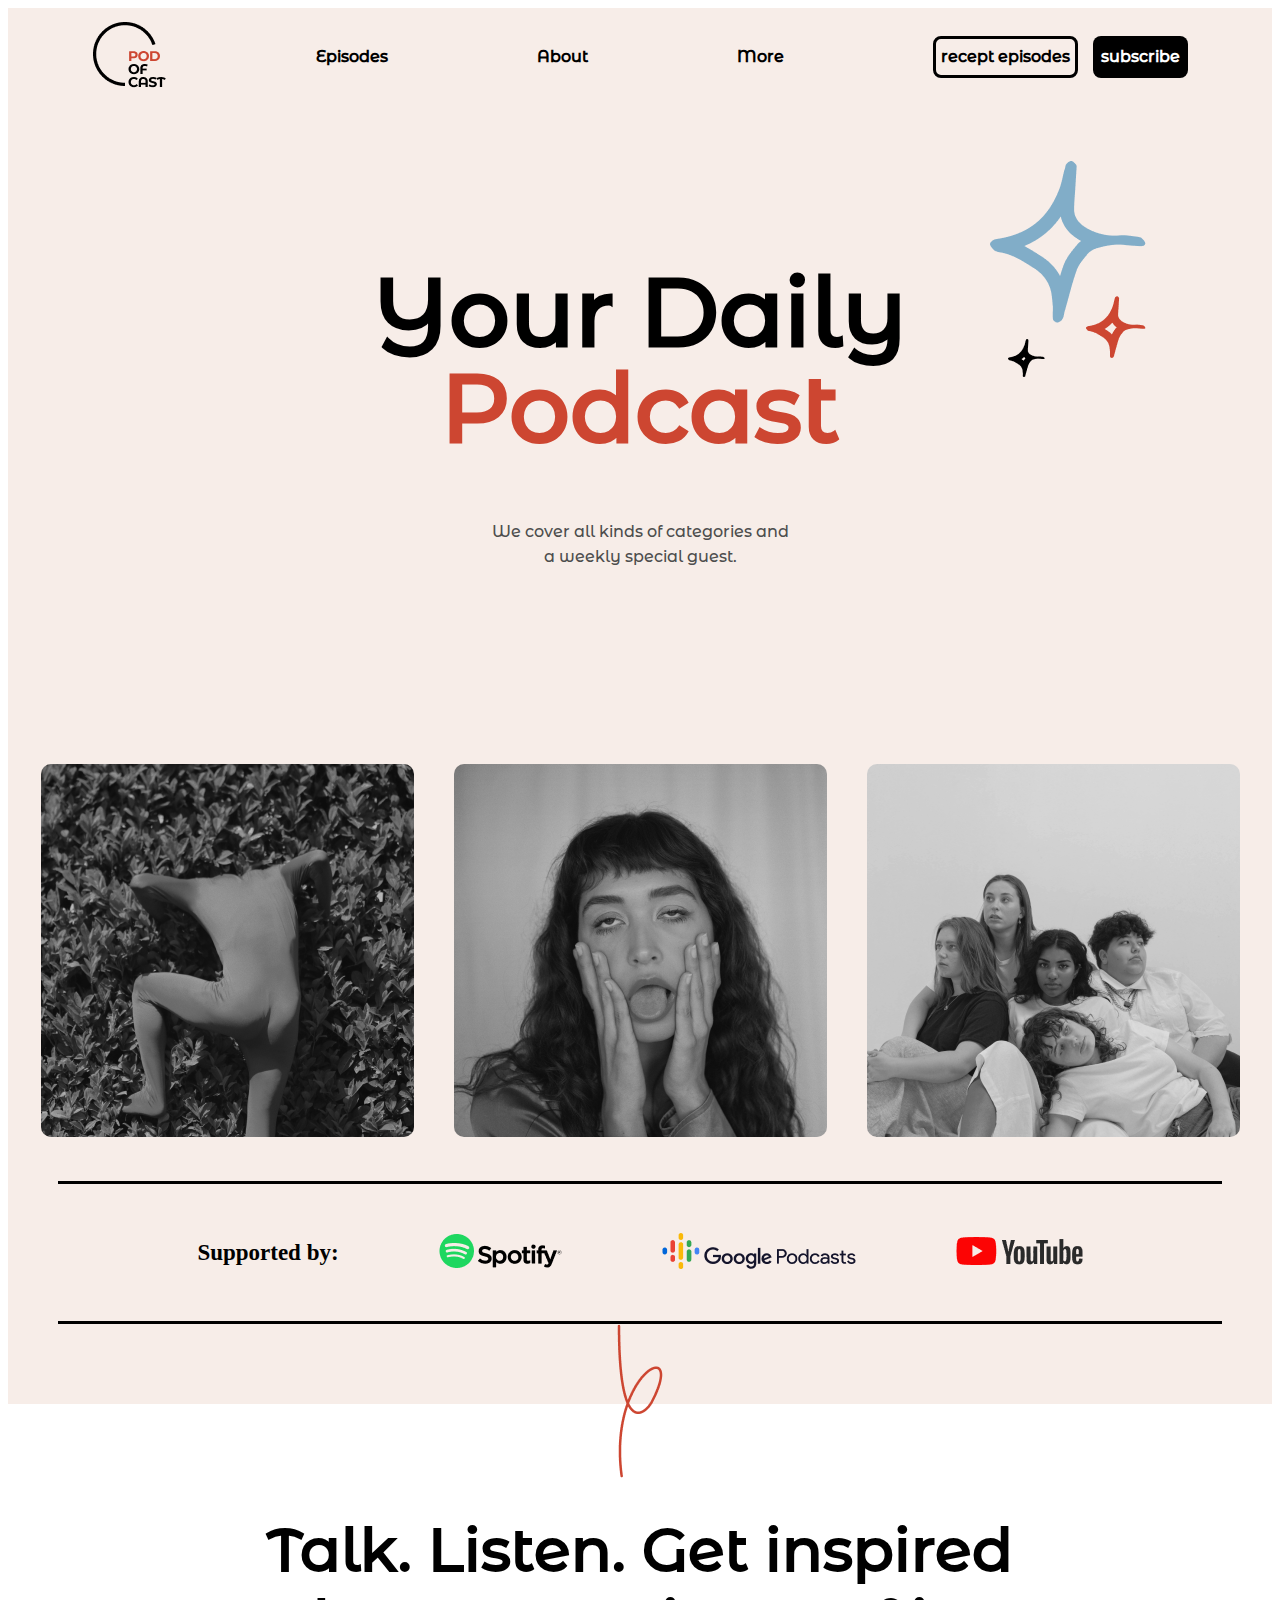
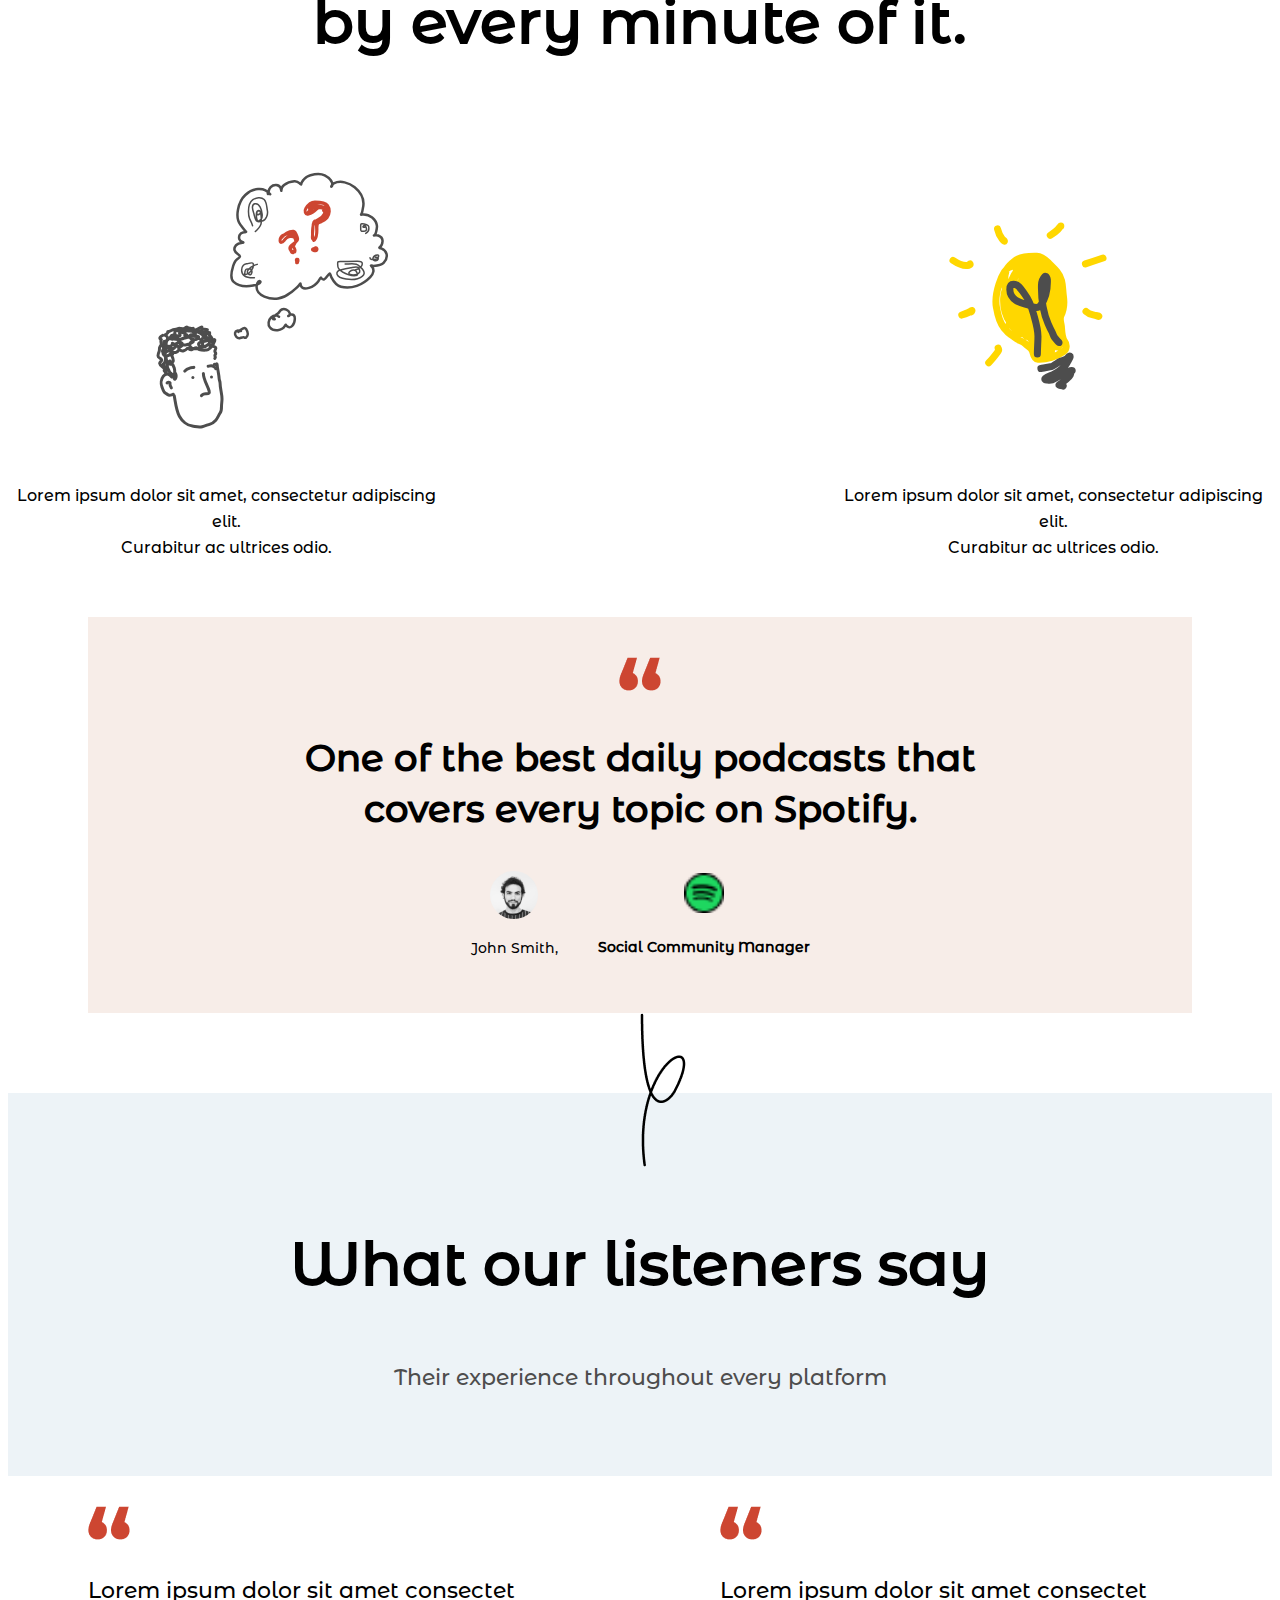
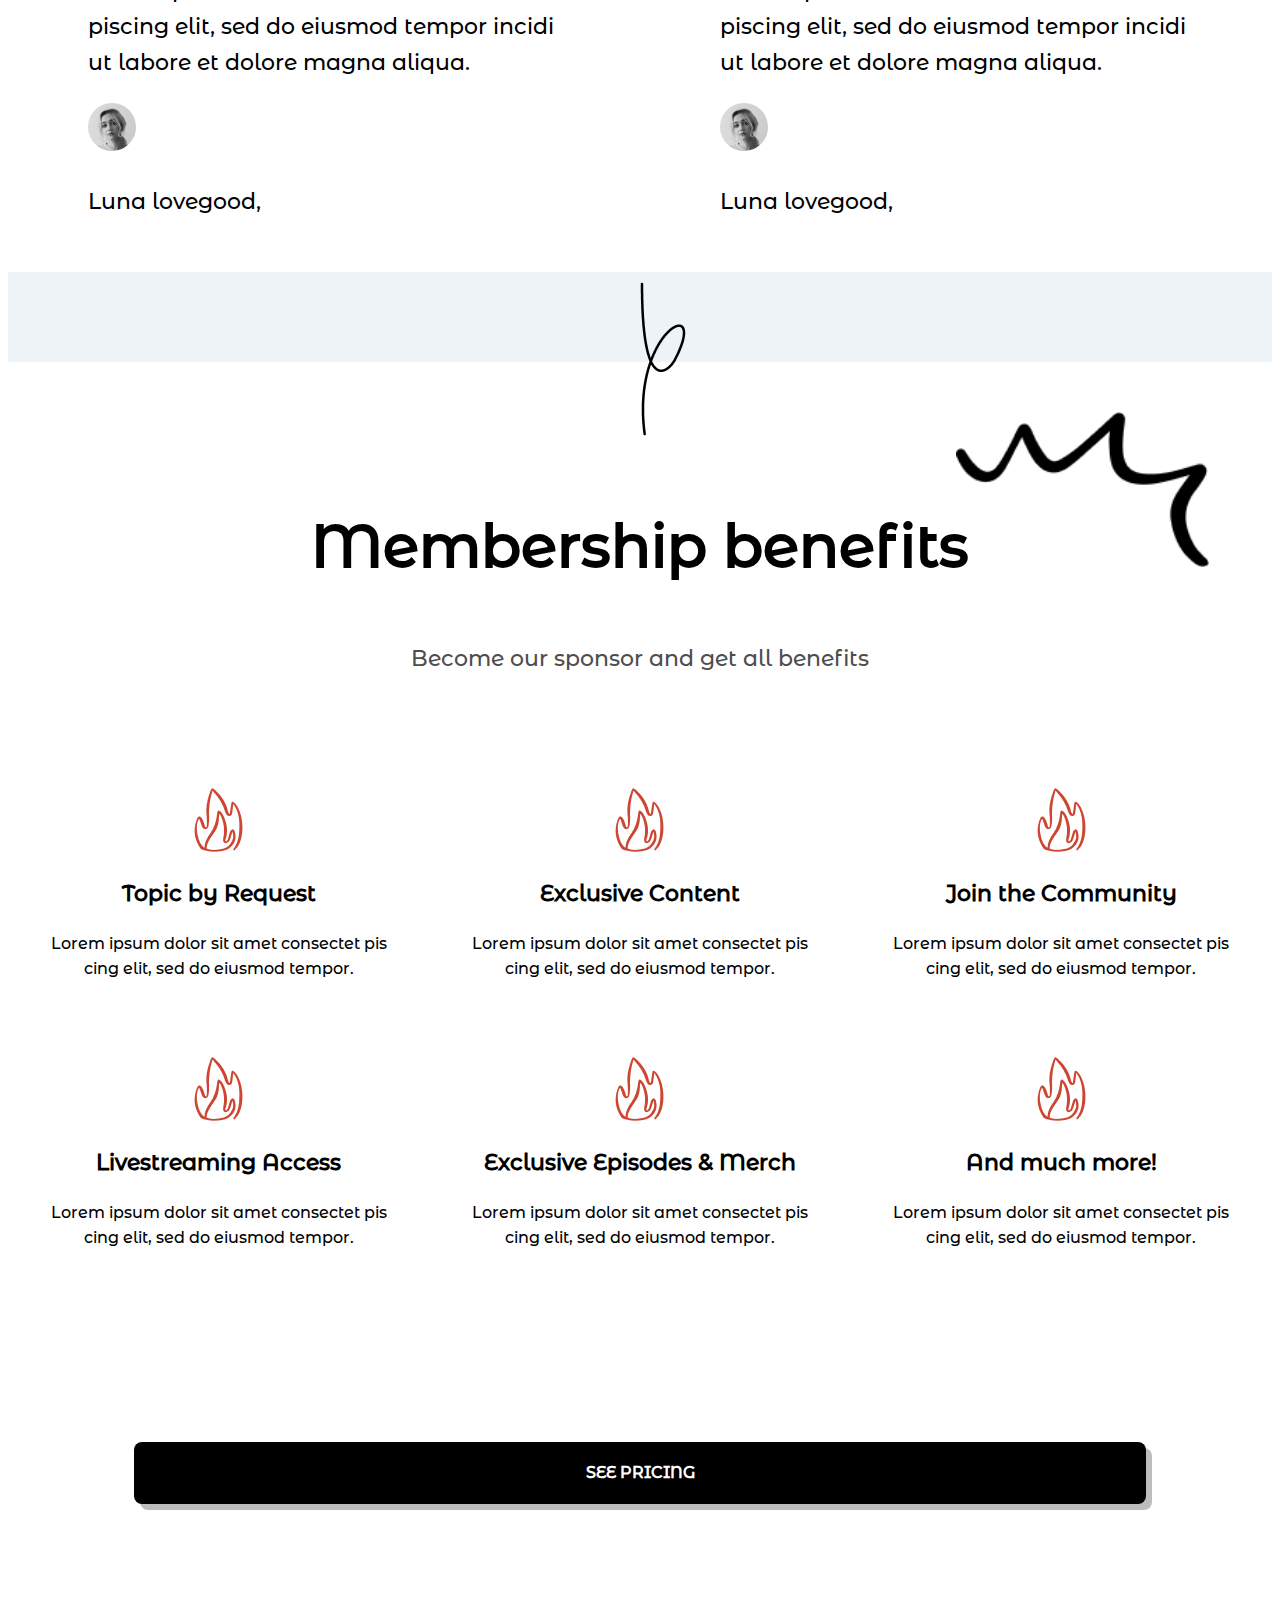
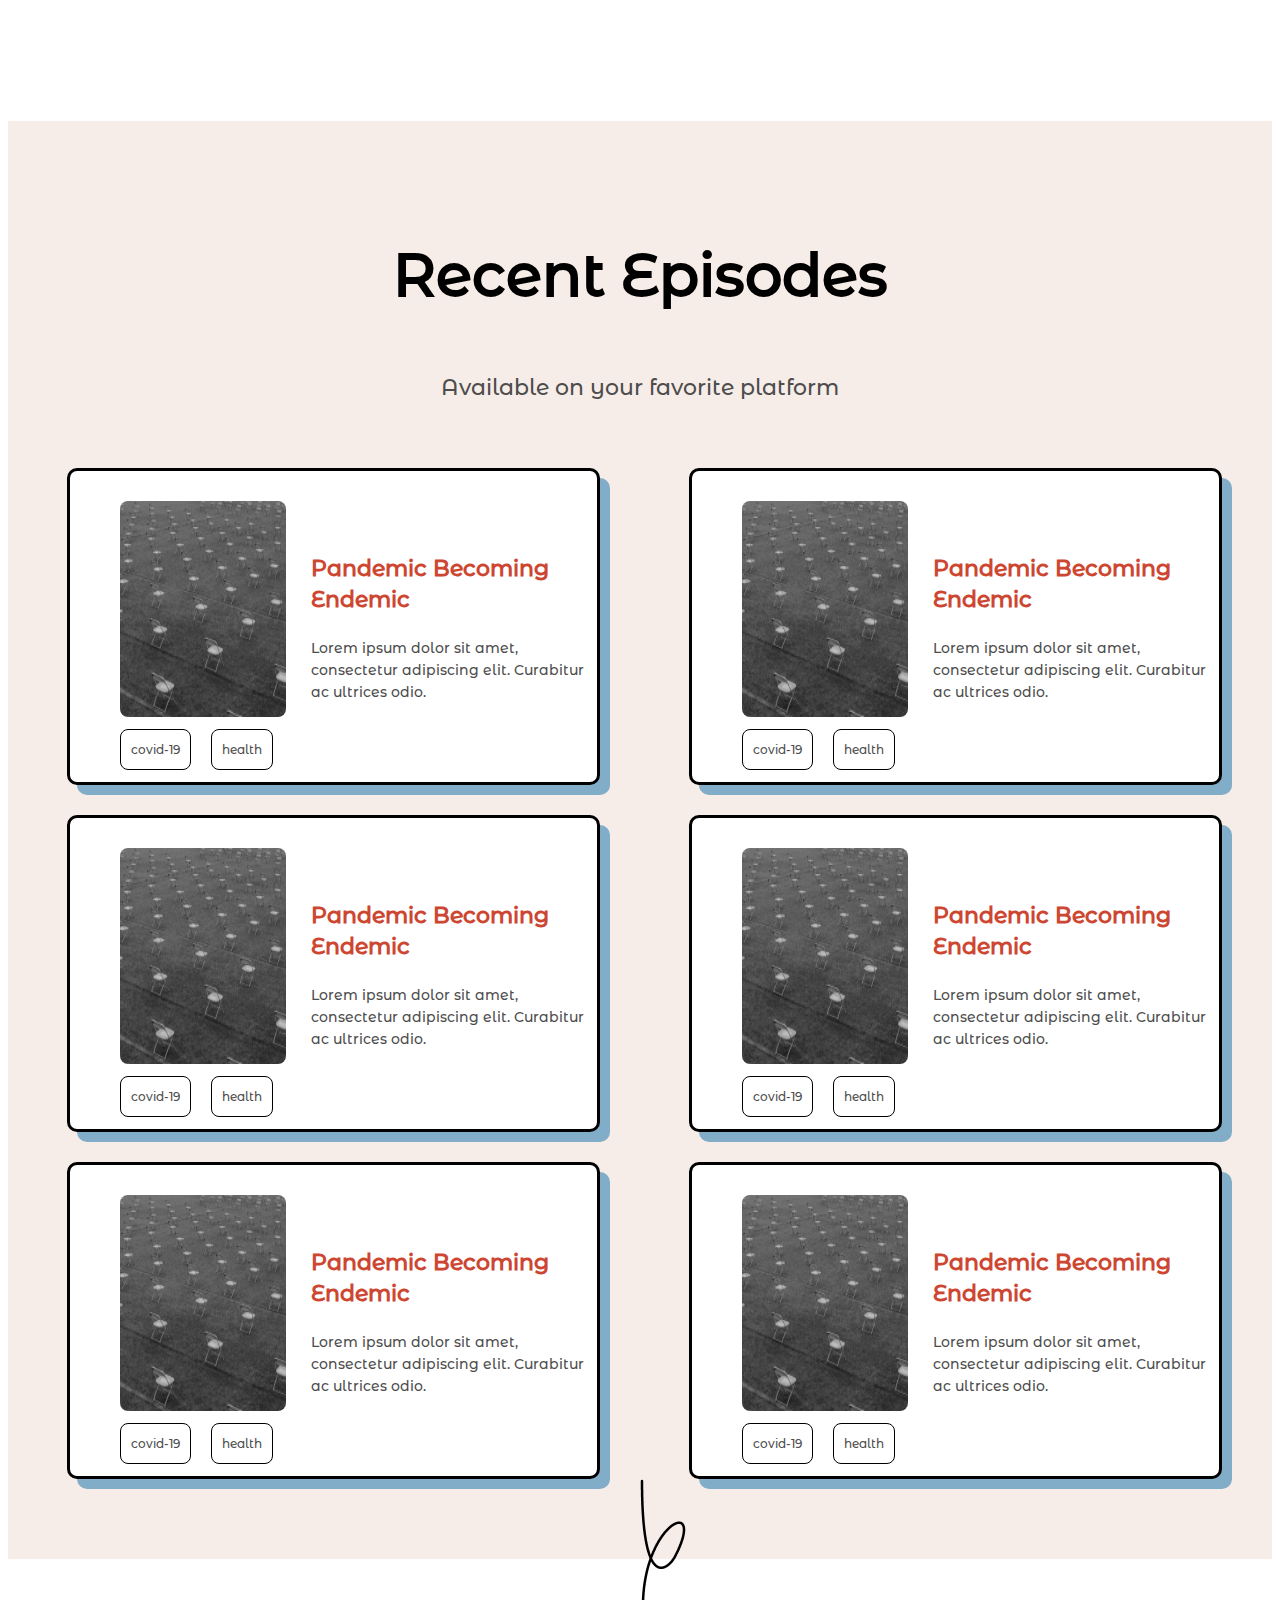
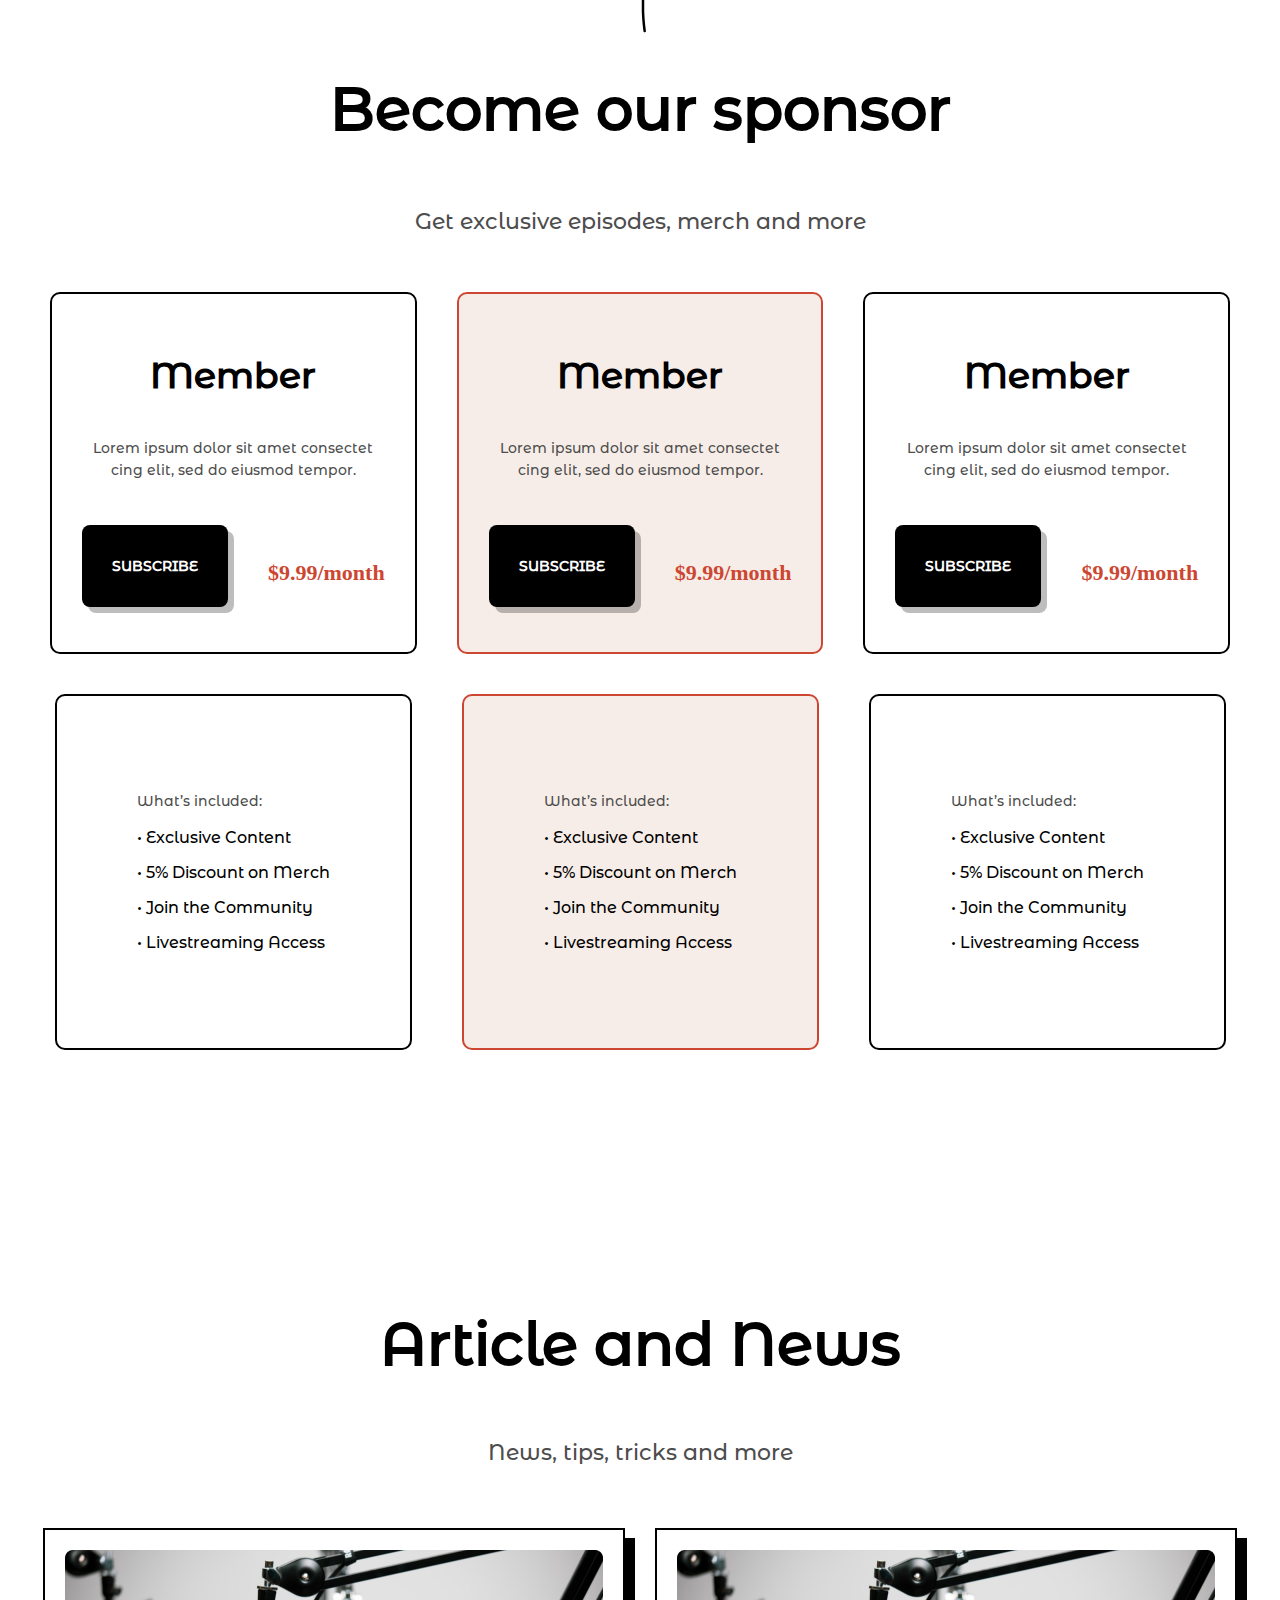
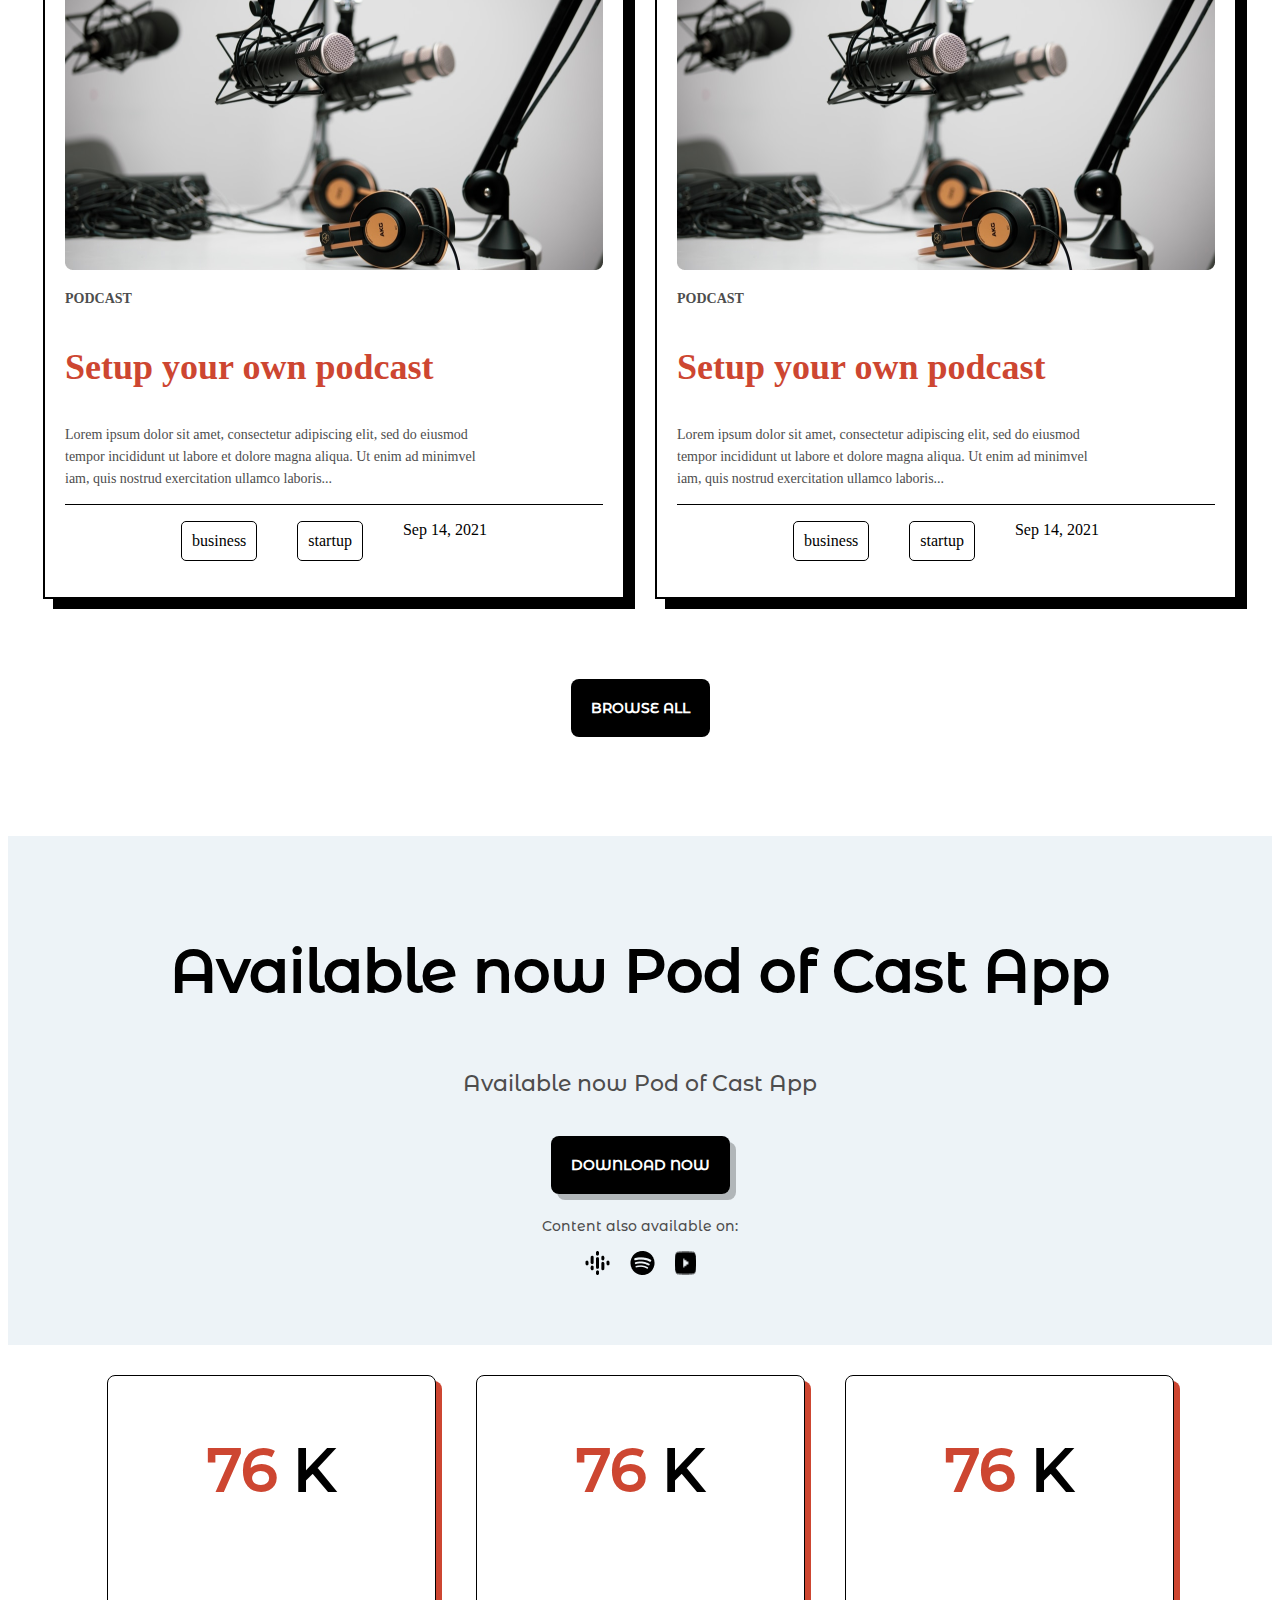
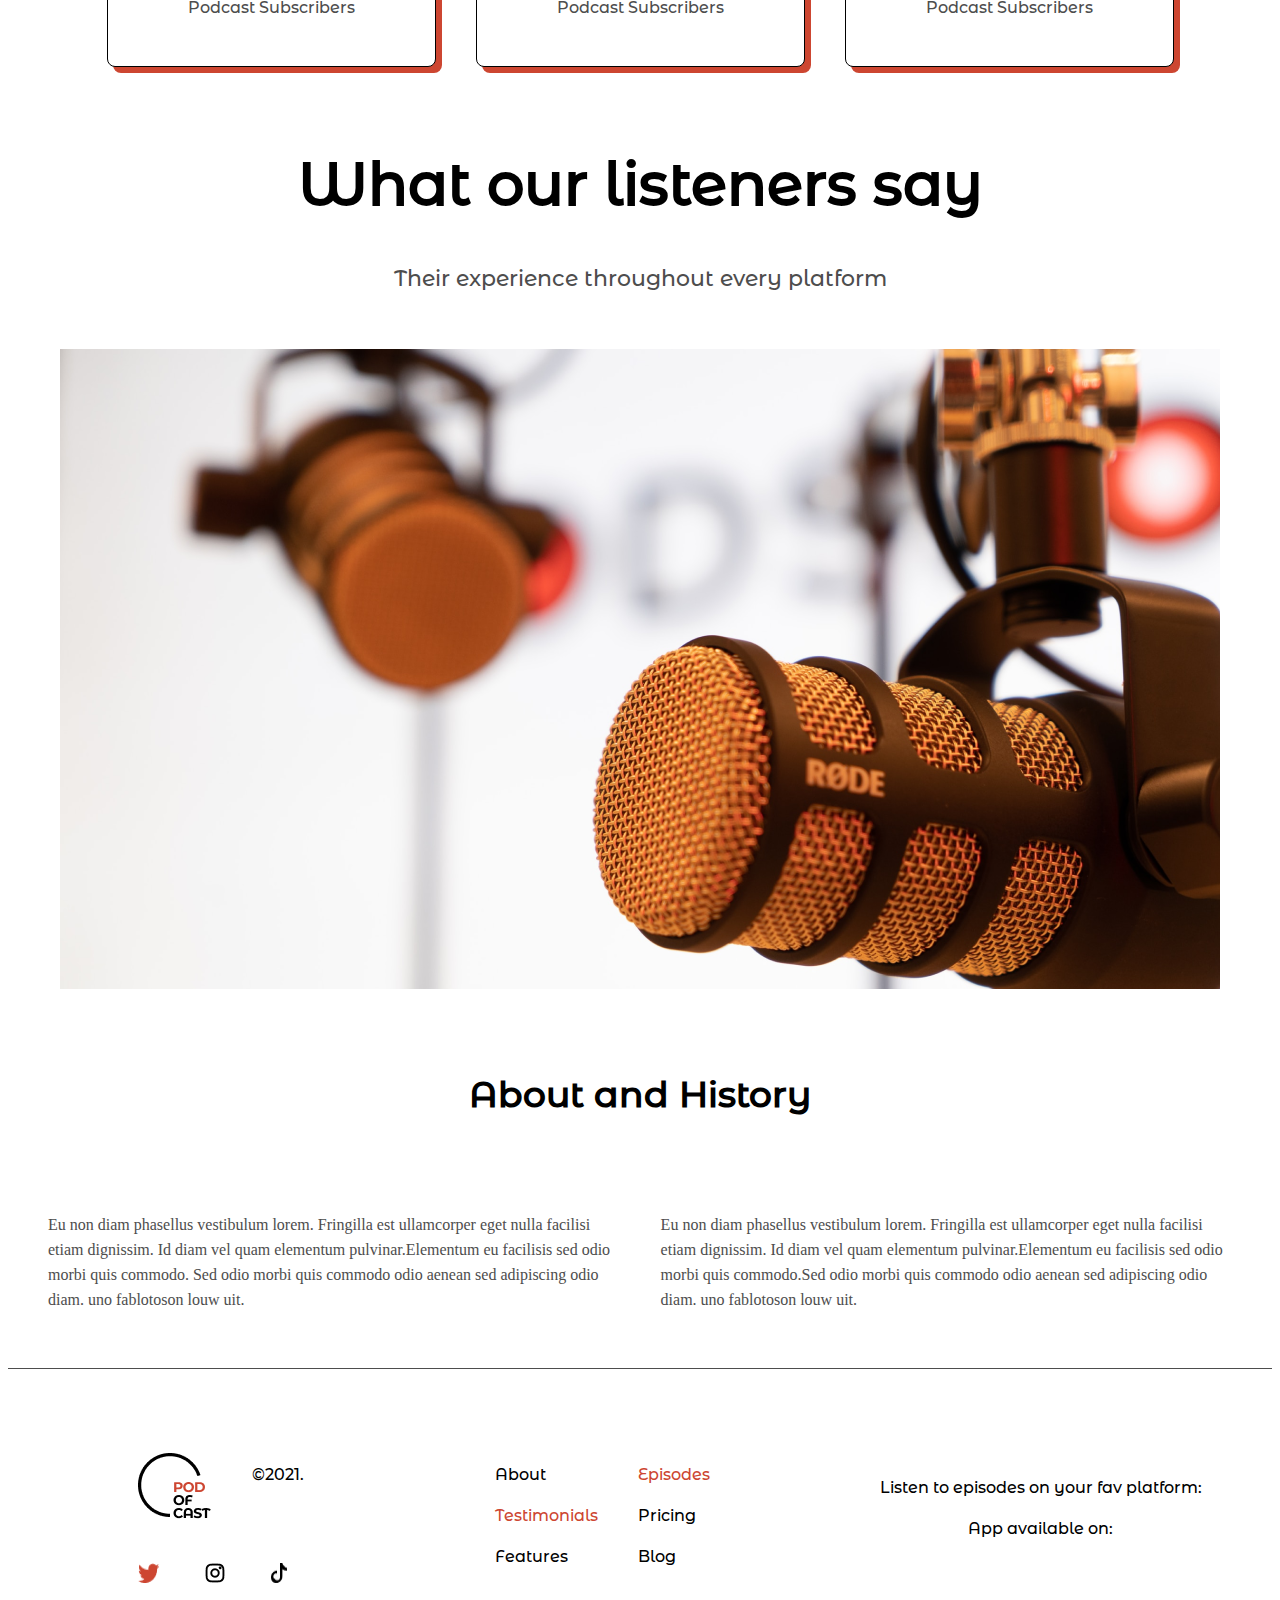
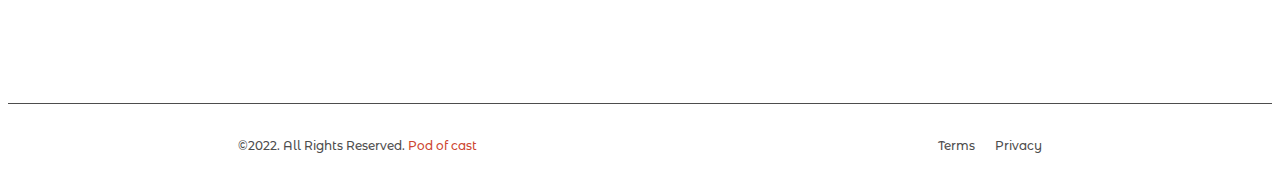
<file: HTMLPROJECT/index.html>
<!DOCTYPE html>
<html lang="en">

<head>
    <meta charset="UTF-8">
    <meta name="viewport" content="width=device-width, initial-scale=1.0">
    <title>SITE</title>
    <link rel="stylesheet" href="style.css">
    <link rel="preconnect" href="https://fonts.googleapis.com">
    <link rel="preconnect" href="https://fonts.gstatic.com" crossorigin>
    <link
        href="https://fonts.googleapis.com/css2?family=Montserrat+Alternates:ital,wght@0,100;0,200;0,300;0,400;0,500;0,600;0,700;0,800;0,900;1,100;1,200;1,300;1,400;1,500;1,600;1,700;1,800;1,900&family=Montserrat:wght@100..900&family=Roboto:ital,wght@0,100;0,300;0,400;0,500;0,700;0,900;1,100;1,300;1,400;1,500;1,700;1,900&display=swap"
        rel="stylesheet">



</head>

<body>
    <header>
        <section class="Header1">
            <div class="VERHFLEX">
                <div><img src="logo.png" alt=""></div>
                <a href="#">Episodes</a>
                <a href="#">About</a>
                <a href="second.html">More</a>

                <div class="RECEPTS">
                    <a class="EPISODES" href="#">recept episodes</a>
                    <a class="SUBSCIBES" href="#">subscribe</a>
                </div>

            </div>
        </section>
    </header>

    <main>
        <section class="SEREDINA">
            <div class="BEAUT"><img src="Group 48095792.png" alt=""></div>
            <div class="YOURDAILY">
                <p class="YOURDAILY1">Your Daily</p>
                <p class="PODCAST">Podcast</p>
            </div>

            <p class="TEXT">We cover all kinds of categories and <br>
                a weekly special guest.</p>

            <div class="KNOPKA">
                <a class="SUB" href="#">SUBSCRIBE</a>

            </div>


        </section>

        <section class="SEREDINA1">
            <div class="KARTINKI">
                <div><img src="cover.png" alt=""></div>
                <div><img src="cover (1).png" alt=""></div>
                <div><img src="cover (2).png" alt=""></div>
            </div>

            

            <div class="SEREDINA2">
                <p>Supported by:</p>
                <div><img src="logo (2).png" alt=""> <img src="text.png" alt=""></div>
                <div><img src="logo (1).png" alt=""> <img src="text (2).png" alt=""></div>
                <div><img src="path2.png" alt=""> <img src="text (3).png" alt=""></div>

            </div>
        
            
          
            
            
            
            
            
            
            
            
            

        </section>

        <section class="SEREDINA3">
            <div class="IZI"><img src="Vector 29.png" alt="" ></div>

            <p class="TALKLIS">Talk. Listen. Get inspired <br> by every minute of it.</p>
            <div class="ILLUSTR">
                <div><img src="Illustration 01.svg" alt=""></div>
                <div><img src="Illustration 02.svg" alt=""></div>
            </div>

            <div class="LOREM">
                <p>Lorem ipsum dolor sit amet, consectetur adipiscing elit. <br> Curabitur ac ultrices odio. </p>
                <p>Lorem ipsum dolor sit amet, consectetur adipiscing elit. <br> Curabitur ac ultrices odio. </p>
            </div>



            <div class="BLOCK">
                <div><img src="“.png" alt=""></div>
                <p>One of the best daily podcasts that <br> covers every topic on Spotify.</p>

                <div class="AVATAR1">
                    <div class="AVATAR12"><img src="avatar.png" alt="">
                        <p>John Smith,</p>
                    </div>
                    <div class="AVATAR13"><img src="Vector (3).png" alt="" width="40px">
                        <p>Social Community Manager</p>
                    </div>




                </div>
            </div>

        </section>

        <section class="SEREDINA4">
            <div class="VECTOR292"><img src="Vector 29 (1).png" alt=""></div>
            
            <div class="BLOCK1">
                <p>What our listeners say</p>
                <p class="THEIR">Their experience throughout every platform</p>
            </div>


            <div class="FLEX">
                <div class="FLEX1">
                    <div><img src="“.png" alt="">
                        <p>Lorem ipsum dolor sit amet consectet
                            piscing elit, sed do eiusmod tempor incidi ut labore et dolore magna aliqua. </p>
                    </div>
                    <div><img class="SRC" src="avatar (1).png" alt="">
                        <p>Luna lovegood,</p>
                    </div>

                </div>

                <div class="FLEX2">
                    <div><img src="“.png" alt="">
                        <p>Lorem ipsum dolor sit amet consectet
                            piscing elit, sed do eiusmod tempor incidi ut labore et dolore magna aliqua. </p>
                    </div>
                    <div><img class="SRC1" src="avatar (1).png" alt="">
                        <p>Luna lovegood,</p>
                    </div>

                </div>




            </div>


        </section>

        <section class="SEREDINA5">
            <div class="VECTOR291"><img src="Vector 29 (1).png" alt=""></div>
            <div class="MEMER">
                <div class="VECTOR4"><img src="Vector (4).png" alt="" width="100%"></div>
                <p class="MEM">Membership benefits</p>
                <p class="MEM1">Become our sponsor and get all benefits</p>
            </div>

            <div class="GRID1">


                <div>
                    <img src="Vector (6).png" alt="">
                    <p class="EX">Topic by Request</p>
                    <p class="EX1">Lorem ipsum dolor sit amet consectet pis
                        cing elit, sed do eiusmod tempor.</p>

                </div>

                <div>
                    <img src="Vector (6).png" alt="">
                    <p class="EX">Exclusive Content</p>
                    <p class="EX1">Lorem ipsum dolor sit amet consectet pis
                        cing elit, sed do eiusmod tempor.</p>

                </div>

                <div>
                    <img src="Vector (6).png" alt="">
                    <p class="EX">Join the Community</p>
                    <p class="EX1">Lorem ipsum dolor sit amet consectet pis
                        cing elit, sed do eiusmod tempor.</p>

                </div>

                <div>
                    <img src="Vector (6).png" alt="">
                    <p class="EX">Livestreaming Access</p>
                    <p class="EX1">Lorem ipsum dolor sit amet consectet pis
                        cing elit, sed do eiusmod tempor.</p>

                </div>

                <div>
                    <img src="Vector (6).png" alt="">
                    <p class="EX">Exclusive Episodes & Merch</p>
                    <p class="EX1">Lorem ipsum dolor sit amet consectet pis
                        cing elit, sed do eiusmod tempor.</p>

                </div>

                <div>
                    <img src="Vector (6).png" alt="">
                    <p class="EX">And much more!</p>
                    <p class="EX1">Lorem ipsum dolor sit amet consectet pis
                        cing elit, sed do eiusmod tempor.</p>

                </div>


            </div>

            <p class="SEE1">SEE PRICING</p>
        </section>

        <section class="SEREDINA6">
            <div class="REC1">
                <p class="REC2">Recent Episodes</p>
                <p class="AVA">Available on your favorite platform</p>
            </div>




            <div class="GLAVGRID">





                <div class="GRIDA">

                    <div class="FLEX3">
                        <img src="cover (3).png" alt="">
                        <div class="SRC2">
                            <p class="PAN">Pandemic Becoming Endemic</p>
                            <p class="LOR">Lorem ipsum dolor sit amet, consectetur adipiscing elit. Curabitur ac
                                ultrices odio.</p>
                        </div>
                    </div>
                    <div class="FLEXCONT">
                        <p class="COV">covid-19</p>
                        <p class="HEALTH">health</p>


                    </div>
                </div>

                <div class="GRIDA">

                    <div class="FLEX3">
                        <img src="cover (3).png" alt="">
                        <div class="SRC2">
                            <p class="PAN">Pandemic Becoming Endemic</p>
                            <p class="LOR">Lorem ipsum dolor sit amet, consectetur adipiscing elit. Curabitur ac
                                ultrices odio.</p>
                        </div>
                    </div>
                    <div class="FLEXCONT">
                        <p class="COV">covid-19</p>
                        <p class="HEALTH">health</p>


                    </div>
                </div>

                <div class="GRIDA">

                    <div class="FLEX3">
                        <img src="cover (3).png" alt="">
                        <div class="SRC2">
                            <p class="PAN">Pandemic Becoming Endemic</p>
                            <p class="LOR">Lorem ipsum dolor sit amet, consectetur adipiscing elit. Curabitur ac
                                ultrices odio.</p>
                        </div>
                    </div>
                    <div class="FLEXCONT">
                        <p class="COV">covid-19</p>
                        <p class="HEALTH">health</p>


                    </div>
                </div>

                <div class="GRIDA">

                    <div class="FLEX3">
                        <img src="cover (3).png" alt="">
                        <div class="SRC2">
                            <p class="PAN">Pandemic Becoming Endemic</p>
                            <p class="LOR">Lorem ipsum dolor sit amet, consectetur adipiscing elit. Curabitur ac
                                ultrices odio.</p>
                        </div>
                    </div>
                    <div class="FLEXCONT">
                        <p class="COV">covid-19</p>
                        <p class="HEALTH">health</p>


                    </div>
                </div>

                <div class="GRIDA">

                    <div class="FLEX3">
                        <img src="cover (3).png" alt="">
                        <div class="SRC2">
                            <p class="PAN">Pandemic Becoming Endemic</p>
                            <p class="LOR">Lorem ipsum dolor sit amet, consectetur adipiscing elit. Curabitur ac
                                ultrices odio.</p>
                        </div>
                    </div>
                    <div class="FLEXCONT">
                        <p class="COV">covid-19</p>
                        <p class="HEALTH">health</p>


                    </div>
                </div>

                <div class="GRIDA">

                    <div class="FLEX3">
                        <img src="cover (3).png" alt="">
                        <div class="SRC2">
                            <p class="PAN">Pandemic Becoming Endemic</p>
                            <p class="LOR">Lorem ipsum dolor sit amet, consectetur adipiscing elit. Curabitur ac
                                ultrices odio.</p>
                        </div>
                    </div>
                    <div class="FLEXCONT">
                        <p class="COV">covid-19</p>
                        <p class="HEALTH">health</p>


                    </div>
                </div>








            </div>


        </section>


        <section class="SEREDINA7">
            <div class="VECTOR2912"><img src="Vector 29 (1).png" alt=""></div>
            <p class="BECOME">Become our sponsor</p>
            <p class="GET">Get exclusive episodes, merch and more</p>

            <div class="FLEX4">
                <div class="BORDER">
                    <p class="MEMBER1">Member</p>
                    <p class="LOREM1">Lorem ipsum dolor sit amet consectet <br> cing elit, sed do eiusmod tempor.</p>
                    <div class="FLEX5">
                        <a class="KNOP">SUBSCRIBE</a>
                        <p class="MONEY">$9.99/month</p>
                    </div>
                </div>

                <div class="BORDER2">
                    <p class="MEMBER1">Member</p>
                    <p class="LOREM1">Lorem ipsum dolor sit amet consectet <br> cing elit, sed do eiusmod tempor.</p>
                    <div class="FLEX5">
                        <a class="KNOP">SUBSCRIBE</a>
                        <p class="MONEY">$9.99/month</p>
                    </div>
                </div>

                <div class="BORDER">
                    <p class="MEMBER1">Member</p>
                    <p class="LOREM1">Lorem ipsum dolor sit amet consectet <br> cing elit, sed do eiusmod tempor.</p>
                    <div class="FLEX5">
                        <a class="KNOP">SUBSCRIBE</a>
                        <p class="MONEY">$9.99/month</p>
                    </div>
                </div>

            </div>



            <div class="FLEX7">

                <div class="BLOCK2">
                    <p class="WHAT">What’s included:</p>
                    <p>• Exclusive Content</p>
                    <p>• 5% Discount on Merch</p>
                    <p>• Join the Community</p>
                    <p>• Livestreaming Access</p>
                </div>

                <div class="BLOCK3">
                    <p class="WHAT">What’s included:</p>
                    <p>• Exclusive Content</p>
                    <p>• 5% Discount on Merch</p>
                    <p>• Join the Community</p>
                    <p>• Livestreaming Access</p>
                </div>

                <div class="BLOCK2">
                    <p class="WHAT">What’s included:</p>
                    <p>• Exclusive Content</p>
                    <p>• 5% Discount on Merch</p>
                    <p>• Join the Community</p>
                    <p>• Livestreaming Access</p>
                </div>


            </div>



        </section>

        <section class="SEREDINA8">

            <div class="BLOCK4">
                <p class="ARTICLE">Article and News</p>
                <p class="NEWSS">News, tips, tricks and more</p>

            </div>
            <div class="FLEX9">

                <div class="IMG">
                    <img src="img.png" alt="">
                    <p class="PODCAST1">PODCAST</p>
                    <p class="SETUP">Setup your own podcast</p>
                    <p class="LORR">Lorem ipsum dolor sit amet, consectetur adipiscing elit,
                        sed do eiusmod <br> tempor incididunt ut labore et
                        dolore magna aliqua. Ut enim ad minimvel <br> iam,
                        quis nostrud exercitation ullamco laboris...
                    </p>

                    <div class="FLEX8">
                        <p class="BUIS">business</p>
                        <p class="BUIS2">startup</p>
                        <p>Sep 14, 2021</p>

                    </div>



                </div>

                <div class="IMG">
                    <img src="img.png" alt="">
                    <p class="PODCAST1">PODCAST</p>
                    <p class="SETUP">Setup your own podcast</p>
                    <p class="LORR">Lorem ipsum dolor sit amet, consectetur adipiscing elit,
                        sed do eiusmod <br> tempor incididunt ut labore et
                        dolore magna aliqua. Ut enim ad minimvel <br> iam,
                        quis nostrud exercitation ullamco laboris...
                    </p>

                    <div class="FLEX8">
                        <p class="BUIS">business</p>
                        <p class="BUIS2">startup</p>
                        <p>Sep 14, 2021</p>

                    </div>



                </div>




            </div>

            <div class="KNOPKA1">
                <a href="#">BROWSE ALL</a>
            </div>









        </section>

        <section class="SEREDINA9">
            <div class="BLOCK5">
                <p class="AVATAR14">Available now Pod of Cast App</p>
                <p class="AVATAR15">Available now Pod of Cast App</p>



            </div>

            <div class="DOWN">
                <a href="#">DOWNLOAD NOW</a>
            </div>

            <div class="CONN">
                <p>Content also available on:</p>
            </div>

            <div class="FLEX10">
                <img src="google podcast.png" alt="">
                <img src="spotify.png" alt="">
                <img src="Subtract.png" alt="">


            </div>


        </section>

        <section class="SEREDINA10">
            <div class="POSL">



                <div class="POSL1">
                    <p class="FONT">
                        <font color="#CD4631">76</font> K
                    </p>
                    <p class="FONT1">Podcast Subscribers</p>
                </div>

                <div class="POSL1">
                    <p class="FONT">
                        <font color="#CD4631">76</font> K
                    </p>
                    <p class="FONT1">Podcast Subscribers</p>
                </div>

                <div class="POSL1">
                    <p class="FONT">
                        <font color="#CD4631">76</font> K
                    </p>
                    <p class="FONT1">Podcast Subscribers</p>
                </div>


            </div>

            <div class="BLOCK6">

                <p class="WHAT1">What our listeners say</p>
                <p class="WHAT2">Their experience throughout every platform</p>
                <img class="IMG1" src="img (1).png" alt="">
            </div>

            <div>
                <p class="ABOUT123">About and History</p>
                <div class="FLEX11">
                    <p>Eu non diam phasellus vestibulum lorem. Fringilla est ullamcorper eget nulla facilisi etiam
                        dignissim. Id diam
                        vel quam elementum pulvinar.Elementum eu facilisis sed odio morbi quis commodo.
                        Sed odio morbi quis commodo odio aenean sed adipiscing odio diam. uno fablotoson louw uit.
                    </p>
                    <p>
                        Eu non diam phasellus vestibulum lorem. Fringilla est ullamcorper eget nulla facilisi etiam
                        dignissim. Id diam vel quam elementum pulvinar.Elementum eu facilisis sed odio morbi quis
                        commodo.Sed odio morbi quis commodo odio aenean sed adipiscing odio diam. uno fablotoson louw
                        uit.
                    </p>


                </div>



            </div>


        </section>




    </main>

    <footer>
        <section class="KONETS">

            <div class="KONT">

                <div class="BLOCK15">
                    <div class="FLEX12">
                        <img src="logo (4).png" alt="">
                        <p>©2021.</p>
                    </div>
                    <div class="FLEX13">
                        <img src="twitter.png" alt="">
                        <img src="instagram.png" alt="">
                        <img src="vector (7).png" alt="">

                    </div>


                </div>


                <div class="TESTIMON">

                    <div>
                        <p>About</p>
                        <p>
                            <font color="#CD4631">Testimonials</font>
                        </p>
                        <p>Features</p>
                    </div>
                    <div>
                        <p>
                            <font color="#CD4631">Episodes</font>
                        </p>
                        <p>Pricing</p>
                        <p>Blog</p>
                    </div>



                </div>

                <div class="LISTEN">
                    <p>Listen to episodes on your fav platform:</p>
                    <p>App available on:</p>


                </div>



            </div>

            <div class="POSL2">
                <p>©2022. All Rights Reserved. <font color="#CD4631">Pod of cast</font></p>
                <div class="PPP">
                    <p>Terms</p>
                    <p>Privacy</p>
                </div>
            </div>




        </section>


    </footer>







   <script>

    // 1 активный виз элемент
    const section = document.querySelector('.SEREDINA');
    const elements = [
        '.BEAUT img',
        '.YOURDAILY1',
        '.PODCAST',
        '.TEXT',
        '.SUB'
    ];
    elements.forEach((selector, index) => {
        const element = document.querySelector(selector);
        if (element) {
            element.style.opacity = '0';
            element.style.transform = 'translateY(20px)';
            element.style.transition = 'opacity 1.5s ease, transform 1.5s ease';
            
            setTimeout(() => {
                element.style.opacity = '1';
                element.style.transform = 'translateY(0)';
            }, 300 * index); 
        }
    });


    





    // 2 активный элемент
    const container = document.querySelector('.KARTINKI');
const images = document.querySelectorAll('.KARTINKI img');

container.addEventListener('mouseenter', () => {
  images.forEach((img, i) => {
    const transform = i === 0 ? 'translateX(-40px)' : 
                     i === 1 ? 'translateY(-20px)' : 
                     'translateX(40px)';
    img.style.transform = transform;
    img.style.transition = '0.4s cubic-bezier(0.25,0.1,0.25,1)';
  });
});

container.addEventListener('mouseleave', () => {
  images.forEach(img => {
    img.style.transform = 'none';
  });
});











    

// третий активный элемент 

document.addEventListener('DOMContentLoaded', function() { 
    const subscribeBtn = document.querySelector('.SUBSCIBES');
    
    subscribeBtn.addEventListener('mouseenter', function() {
        this.style.transform = 'scale(1.05)';
        this.style.boxShadow = '0 4px 8px rgba(0,0,0,0.2)';
        this.style.transition = 'all 0.3s ease';
    });
    
    subscribeBtn.addEventListener('mouseleave', function() {
        this.style.transform = 'scale(1)';
        this.style.boxShadow = 'none';
    });
    
    subscribeBtn.addEventListener('mousedown', function() {
        this.style.transform = 'scale(0.95)';
    });
    
    subscribeBtn.addEventListener('mouseup', function() {
        this.style.transform = 'scale(1.05)';
    });
    
    subscribeBtn.addEventListener('click', function(e) {
        e.preventDefault();
        
        this.style.backgroundColor = '#CD4631'; 
        this.textContent = 'Ага, следишь за мной значит'; 
        
        setTimeout(function() {
            window.location.href = "https://vk.com/mediankaa"; 
        }, 1000);
    });
});














    
    </script>


</body>

</html>
</file>
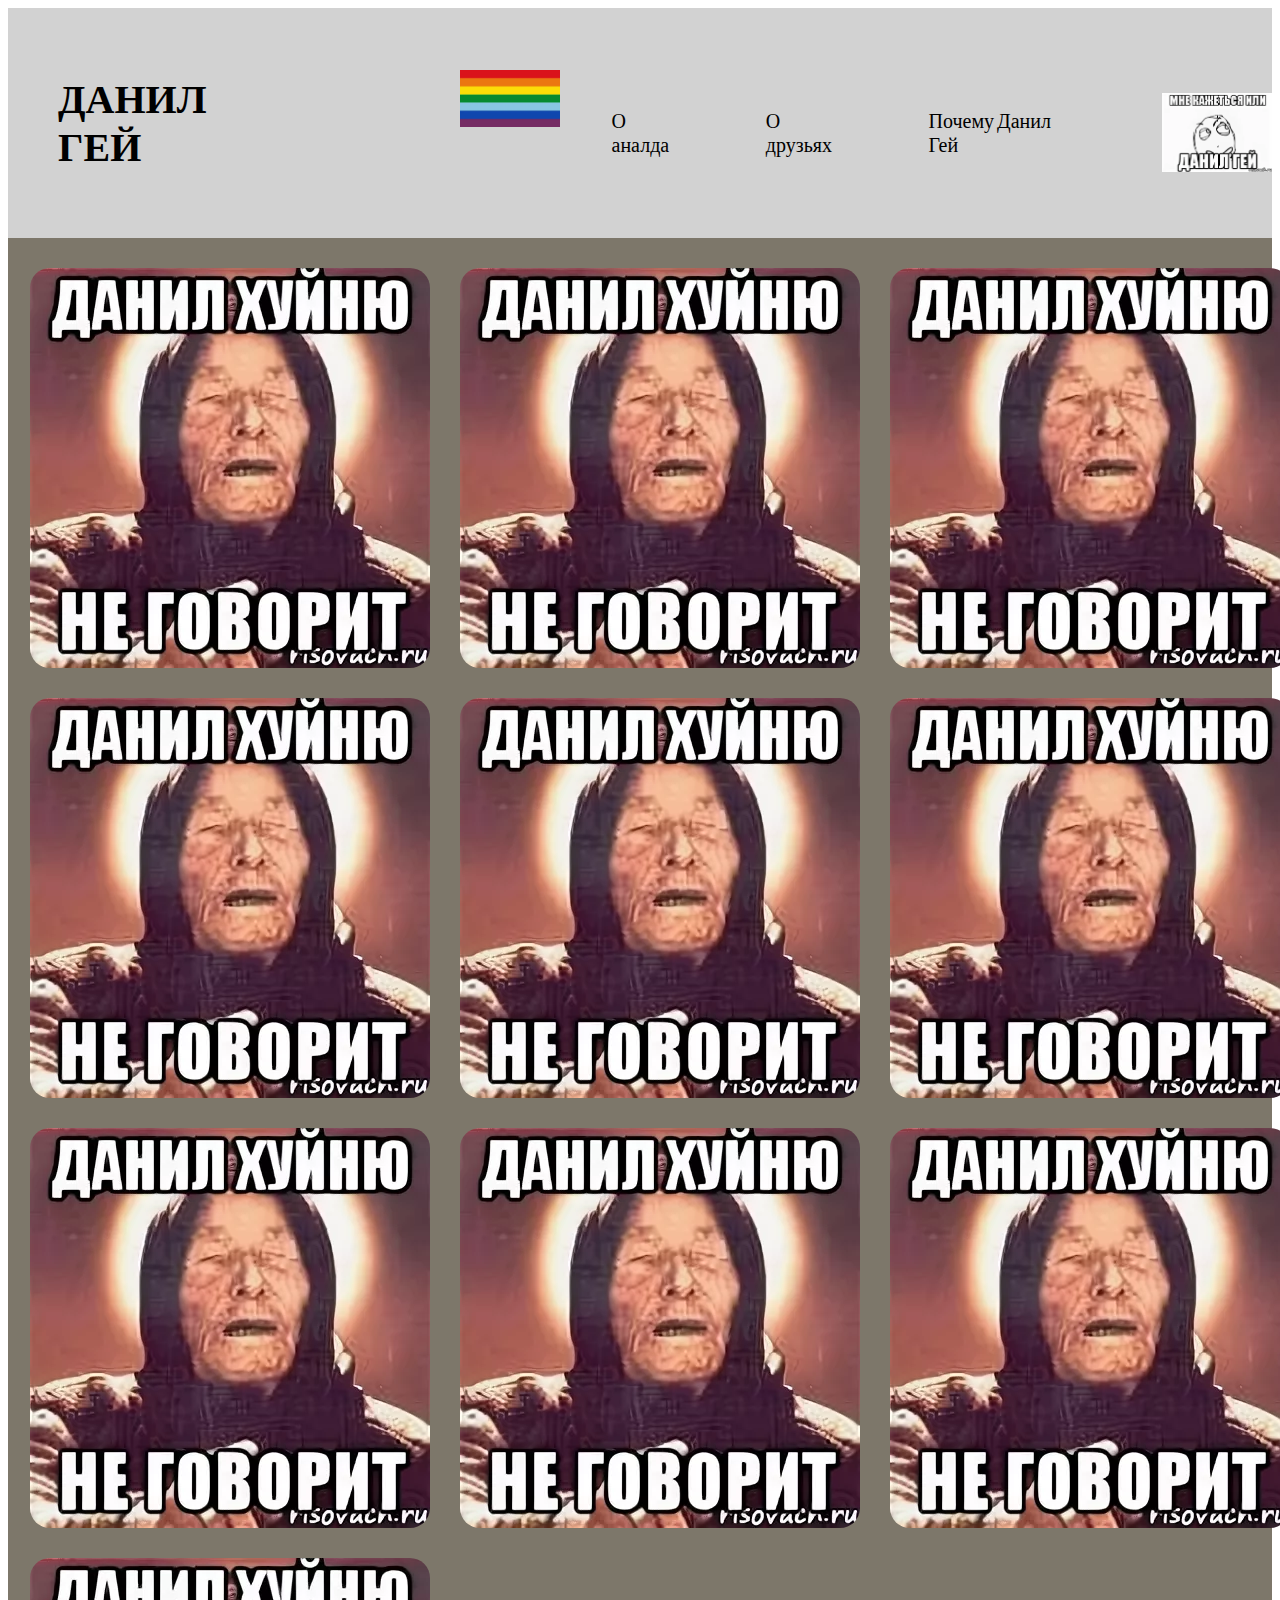
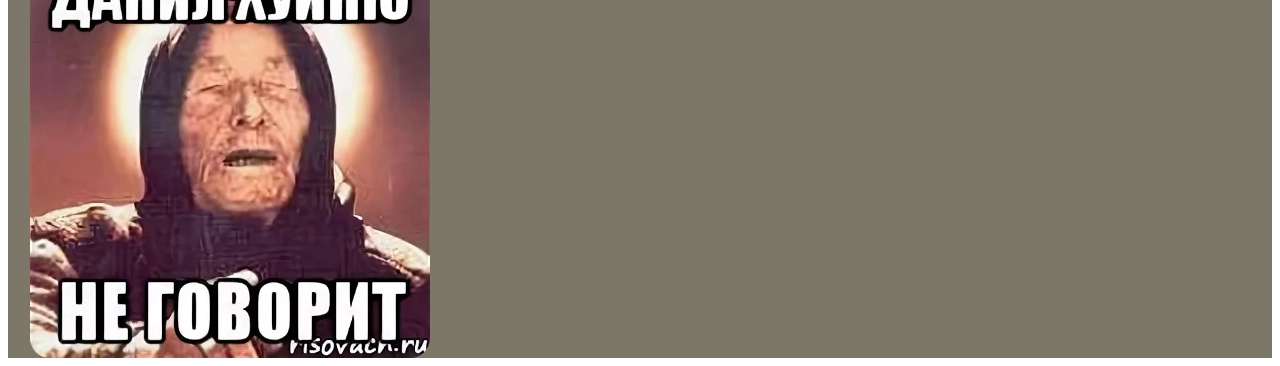
<file: HTMLPROJECT/second.html>
<!DOCTYPE html>
<html lang="en">
<head>
    <meta charset="UTF-8">
    <meta name="viewport" content="width=device-width, initial-scale=1.0">
    <title>SITE2</title>
    <link rel="stylesheet" href="styyle.css">
    <link rel="preconnect" href="https://fonts.googleapis.com">
<link rel="preconnect" href="https://fonts.gstatic.com" crossorigin>
<link href="https://fonts.googleapis.com/css2?family=BBH+Sans+Hegarty&display=swap" rel="stylesheet">
</head>
<body>
    <head>
        <div class="DOLB">
            <h1 class="DANILGAY">ДАНИЛ ГЕЙ</h1>
            <div class="DOLB2">
                <a href="#">О аналда</a>
                <a href="#">О друзьях</a>
                <a href="#">Почему Данил Гей</a>
                <img src="i.webp" alt="" width="110px">
                <div class="Absolutee">
                    <img src="ii.webp" alt="" width="100px">
                </div>
                
            </div>
        </div>
        
    </head>

    <main>
        <div class="Misha">
            <img src="iii.webp" alt="">
            <img src="iii.webp" alt="">
            <img src="iii.webp" alt="">
            <img src="iii.webp" alt="">
            <img src="iii.webp" alt="">
            <img src="iii.webp" alt="">
            <img src="iii.webp" alt="">
            <img src="iii.webp" alt="">
            <img src="iii.webp" alt="">
            <img src="iii.webp" alt="">
        </div>

    </main>

    <footer>

    </footer>
    
</body>
</html>
</file>
<file: HTMLPROJECT/style.css>
@font-face {
    font-family: 'MontserratAlt';
    src: url(MontserratAlternates-Medium.ttf);
    font-style: normal;
    font-weight: 500;
}

.Header1 {
    background-color: #F7EDE8;

}

.VERHFLEX {
    display: flex;
    justify-content: space-around;
    align-items: center;
    padding: 10px;
    font-family: 'MontserratAlt';
}

.VERHFLEX a {
    text-decoration: none;
    color: black;
    font-weight: 700;
    font-size: 16px;
    line-height: 26px;
    align-items: center;
    font-family: 'MontserratAlt';
}

.RECEPTS {
    display: flex;
    gap: 15px;
    align-items: center;
    font-family: 'MontserratAlt';
}

.EPISODES {
    font-weight: 700;
    font-size: 15px;
    line-height: 17px;
    border: 3px solid black;
    border-radius: 8px;
    align-items: center;
    padding: 5px;
    font-family: 'MontserratAlt';
}

.SUBSCIBES {
    align-items: center;
    color: white !important;
    background-color: black;
    padding: 8px;
    border-radius: 8px;
    font-family: 'MontserratAlt';
}

.SEREDINA {
    background-color: #F7EDE8;
    padding-top: 10px;
    font-family: 'MontserratAlt';
    position: relative;
}

.YOURDAILY {
    display: block;
    text-align: center;
    padding-top: 100px;
    font-family: 'MontserratAlt';
    word-spacing: 0;
    position: relative;
    z-index: 1;
}

.YOURDAILY1 {
    color: black;
    font-weight: 700;
    font-size: 96px;
    line-height: 0;
    letter-spacing: -4%;
    text-align: center;
    font-family: 'MontserratAlt';
}

.PODCAST {
    font-family: 'MontserratAlt';
    color: #CD4631;
    font-weight: 700;
    font-size: 96px;
    line-height: 0;
    letter-spacing: -4%;
    text-align: center;
}

.TEXT {
    color: #4D4D4D;
    font-weight: 500;
    font-size: 16px;
    line-height: 25px;
    text-align: center;
    padding-top: 15px;
}

.SUB {
    color: #FFFFFF;
    background-color: black;
    border-radius: 8px;
    padding-top: 24px;
    padding-right: 48px;
    padding-bottom: 24px;
    padding-left: 48px;
    font-size: 14px;
    line-height: 17px;
    text-decoration: none;
    text-align: center;
    box-shadow: 6px 6px 0px 0px #00000040;
}

.KNOPKA {
    text-align: center;
    padding-top: 50px;
}

.SEREDINA1 {
    background-color: #F7EDE8;
    padding-top: 10px;
    padding-bottom: 80px;
}

.KARTINKI {
    display: flex;
    padding-top: 100px;
    justify-content: center;
    gap: 40px;
    padding-bottom: 40px;

}

.KARTINKI img {
    border-radius: 10px;
}

.POSITION {
    position: absolute;
    transform: translate(-50%, -50%);
    top: 145%;
    left: 23%;
    color: #81ADC8;
    font-weight: 700;
    font-size: 37px;
    line-height: 44px;
    letter-spacing: -8%;

}

.POSITION1 {
    position: absolute;
    transform: translate(-50%, -50%);
    top: 145%;
    left: 50%;
    color: #81ADC8;
    font-weight: 700;
    font-size: 37px;
    line-height: 44px;
    letter-spacing: -8%;
}

.POSITION2 {
    position: absolute;
    transform: translate(-50%, -50%);
    top: 145%;
    left: 77%;
    color: #81ADC8;
    font-weight: 700;
    font-size: 37px;
    line-height: 44px;
    letter-spacing: -8%;
}

.SEREDINA2 {
    display: flex;
    justify-content: center;
    padding-top: 30px;
    gap: 100px;
    border: 3px solid black;
    padding-bottom: 30px;
    border-right: none;
    border-left: none;
    margin-left: 50px;
    margin-right: 50px;
    align-items: center;
}

.SEREDINA2 p {
    font-weight: 700;
    font-size: 23px;
    line-height: 31px;
    align-items: center;

}

.BEAUT {
    position: absolute;
    top: 10%;
    right: 10%;
}

.PLAT {
    position: absolute;
    top: 106%;
    left: 28%;
}

.PLAT1 {
    position: absolute;
    top: 106%;
    left: 55%;
}

.PLAT2 {
    position: absolute;
    top: 106%;
    left: 82%;
}

.ELL {
    position: absolute;
    top: 122%;
    left: 49.5%;
}

.VEC {
    position: absolute;
    top: 131%;
    left: 49%;
}

.STAR {
    position: absolute;
    top: 131%;
    left: 22%;
}

.SEREDINA3 {
    background-color: #FFFFFF;
    padding-bottom: 80px;
    position: relative;
}

.TALKLIS {
    font-weight: 700;
    font-size: 60px;
    line-height: 72px;
    letter-spacing: -2%;
    text-align: center;
    align-items: center;
    font-family: 'MontserratAlt';
    padding-top: 50px;
}

.ILLUSTR {
    display: flex;
    justify-content: center;
    gap: 500px;
    padding-top: 50px;
}

.LOREM {
    font-family: 'MontserratAlt';
    font-weight: 500;
    font-size: 16px;
    line-height: 26px;
    display: flex;
    justify-content: center;
    gap: 390px;
    text-align: center;
    padding-top: 20px;
    padding-bottom: 40px;

}

.BLOCK {
    display: block;
    justify-content: center;
    text-align: center;
    background-color: #F7EDE8;
    margin-right: 80px;
    margin-left: 80px;
    padding-top: 40px;

}

.BLOCK p {
    font-family: 'MontserratAlt';
    font-weight: 700;
    line-height: 51px;
    letter-spacing: -2%;
    text-align: center;
    font-size: 37px;


}

.AVATAR1 {
    display: flex;
    align-items: center;
    justify-content: center;
    gap: 40px;
    padding-bottom: 40px;
}

.AVATAR12 img {
    border-radius: 50%;
    align-items: center;
}

.AVATAR12 p {
    font-weight: 500;
    font-family: 'MontserratAlt';
    line-height: 22px;
    font-size: 14px;
}

.AVATAR13 p {
    font-weight: 700;
    font-size: 14px;
    line-height: 22px;
    padding-top: 5px;
}

.SS {
    position: absolute;
    top: 2350px;
    left: 25px;
}

.STRAT {
    position: absolute;
    top: 2150px;
    left: 1350px;
}

.IZI {
    position: absolute;
    top: -140px;
    left: 50%;
    transform: translate3d(-50%, 0, 0);
    z-index: 2;
    
}



.SEREDINA4 {
    background-color: #EDF3F7;
    padding-top: 5px;
    padding-bottom: 90px;
    position: relative;
}

.BLOCK1 {
    font-weight: 700;
    font-size: 60px;
    line-height: 72px;
    letter-spacing: -2%;
    text-align: center;
    padding-top: 70px;
    font-family: 'MontserratAlt';
    margin: 0;

}

.THEIR {
    color: #4D4D4D;
    font-weight: 500;
    font-size: 22px;
    line-height: 36px;
    text-align: center;
    align-items: center;
    font-family: 'MontserratAlt';
    margin: 0;
    padding-bottom: 80px;
}

.FLEX1 {
    background-color: #FFFFFF;
    padding-top: 30px;
    padding-bottom: 30px;

    box-sizing: border-box;
    padding-left: 80px;
    font-family: 'MontserratAlt';
    padding-right: 80px;
    font-weight: 500;
    font-size: 22px;
    line-height: 36px;



}

.SRC {
    border-radius: 50%;
}

.FLEX {
    display: flex;
}

.FLEX2 {
    background-color: #FFFFFF;
    padding-top: 30px;
    padding-bottom: 30px;
    box-sizing: border-box;
    padding-left: 80px;
    font-family: 'MontserratAlt';
    padding-right: 80px;
    font-weight: 500;
    font-size: 22px;
    line-height: 36px;

}

.SRC1 {
    border-radius: 50%;
}

.MEMER {
    display: block;
    text-align: center;
    justify-content: center;
    padding-top: 90px;
    color: #000000;

}

.MEM {
    font-weight: 700;
    font-size: 59px;
    line-height: 71px;
    text-align: center;
    font-family: 'MontserratAlt';
    position: relative;
}

.MEM1 {
    color: #4D4D4D;
    font-weight: 500;
    font-size: 22px;
    line-height: 35px;
    font-family: 'MontserratAlt';
}

.VECTOR29 {
    position: absolute;
    top: 2600px;
    left: 740px;
}

.VECTOR291 {
    position: absolute;
    top: -80px;
    left: 50%;

}

.VECTOR4 {
    position: absolute;
    top: 50px;
    right: 5%;
    z-index: -2;
    width: 20%;

}

.GRID1 {
    display: grid;
    grid-template-columns: 1fr 1fr 1fr;
    text-align: center;
    gap: 60px;
    padding-top: 90px;
    padding-left: 30px;
    padding-right: 30px;
    padding-bottom: 50px;

}

.EX {
    font-weight: 700;
    font-size: 22px;
    line-height: 31px;
    letter-spacing: -2%;
    font-family: 'MontserratAlt';
}

.EX1 {
    font-weight: 500;
    font-size: 16px;
    line-height: 25px;
    font-family: 'MontserratAlt';


}

.SEE1 {
    font-family: 'MontserratAlt';
    line-height: 22px;
    font-weight: 700;
    background-color: black;
    border-radius: 8px;
    padding-top: 20px;
    padding-right: 36px;
    padding-bottom: 20px;
    padding-left: 36px;
    padding: 20px;
    color: #FFFFFF;
    text-align: center;
    align-items: center;
    box-shadow: 6px 6px 0px 0px rgba(0, 0, 0, 0.26);
    margin: 10%;

}

.GROUP {
    position: absolute;
    top: 2750px;
    left: 310px;
}

.SEREDINA5 {
    padding-bottom: 90px;
    position: relative;
}

.SEREDINA6 {
    background-color: #F7EDE8;
    padding-top: 60px;
    padding-bottom: 80px;
}

.REC1 {
    display: block;
    text-align: center;
    justify-content: center;
}

.REC2 {
    font-weight: 700;
    font-size: 59px;
    line-height: 71px;
    letter-spacing: -2%;
    font-family: 'MontserratAlt';
}

.AVA {
    color: #4D4D4D;
    font-family: 'MontserratAlt';
    font-weight: 500;
    font-size: 22px;
    line-height: 36px;
    padding-bottom: 40px;
}

.VECTOR292 {
    position: absolute;
    top: -80px;
    left: 50%;
}

.FLEX3 {
    display: flex;
    gap: 25px;
}

.FLEX3 img {
    border-radius: 8px;
}

.GRIDA {
    background-color: #FFFFFF;
    display: block;
    padding-left: 50px;
    margin-left: 10%;
    padding-top: 30px;
    border-radius: 10px;
    border: 3px solid black;
    box-shadow: 10px 10px 0px 0px #81ADC8;

}

.SRC2 {
    align-items: center;
    padding-top: 30px;
}

.PAN {
    color: #CD4631;
    font-weight: 700;
    font-size: 22px;
    line-height: 31px;
    letter-spacing: -2%;
    font-family: 'MontserratAlt';
}

.LOR {
    color: #4D4D4D;
    font-family: 'MontserratAlt';
    font-weight: 500;
    line-height: 22px;
    font-size: 14px;
}

.FLEXCONT {
    display: flex;
    gap: 20px;
    font-family: 'MontserratAlt';
    color: #4D4D4D;
    font-weight: 500;
    font-size: 12px;
    line-height: 19px;
}

.COV {
    border: 1px solid black;
    border-radius: 8px;
    padding: 10px;
}

.HEALTH {
    border: 1px solid black;
    border-radius: 8px;
    padding: 10px;
}

.GLAVGRID {
    display: grid;
    grid-template-columns: 1fr 1fr;
    padding-right: 50px;
    gap: 30px;
}

.GROUP1 {
    position: absolute;
    top: 4720px;
    left: 990px;
}

.SEREDINA7 {
    padding-top: 20px;
    position: relative;

}

.BECOME {
    font-weight: 700;
    text-align: center;
    font-size: 59px;
    letter-spacing: -2%;
    font-family: 'MontserratAlt';
    padding-top: 35px;
}

.GET {
    font-weight: 500;
    line-height: 36px;
    font-size: 22px;
    text-align: center;
    font-family: 'MontserratAlt';
    color: #4D4D4D;
    padding-bottom: 30px;
}

.VECTOR2912 {
    position: absolute;
    top: -80px;
    left: 50%;

}

.FLEX4 {
    display: flex;
    text-align: center;
    justify-content: center;
    gap: 40px;

}

.MEMBER1 {
    font-weight: 700;
    font-size: 36px;
    letter-spacing: -2%;
    line-height: 51px;
    font-family: 'MontserratAlt';
}

.LOREM1 {
    font-family: 'MontserratAlt';
    font-weight: 500;
    line-height: 22px;
    font-size: 14px;
    color: #4D4D4D;
    padding-bottom: 20px;
}

.KNOP {
    font-family: 'MontserratAlt';
    line-height: 22px;
    font-weight: 700;
    background-color: black;
    border-radius: 8px;
    color: #FFFFFF;
    text-align: center;
    align-items: center;
    box-shadow: 6px 6px 0px 0px rgba(0, 0, 0, 0.26);
    font-size: 14px;
    padding: 30px;
    margin-bottom: 15px;


}

.MONEY {
    font-weight: 700;
    font-size: 22px;
    line-height: 31px;
    letter-spacing: -2%;
    color: #CD4631;
    padding-top: 10px;
}

.BORDER {
    border: 2px solid black;
    border-radius: 10px;
    padding: 20px;
}

.BORDER2 {
    background-color: #F7EDE8;
    border: 2px solid #CD4631;
    border-radius: 10px;
    padding: 20px;

}

.FLEX5 {
    display: flex;
    justify-content: center;
    gap: 40px;
    padding: 10px;
}

.FLEX7 {
    display: flex;
    justify-content: center;
    gap: 50px;
    text-align: left;
    font-weight: 'MontserratAlt';
    padding-top: 40px;
}

.WHAT {
    color: #4D4D4D;
    line-height: 22px;
    font-size: 14px;
    font-family: 'MontserratAlt';
}

.BLOCK2 p {
    font-family: 'MontserratAlt';
}

.BLOCK2 {
    border: 2px solid black;
    padding: 80px;
    border-radius: 10px;
    position: relative;
}

.BLOCK3 {
    border: 2px solid #CD4631;
    padding: 80px;
    border-radius: 10px;
    background-color: #F7EDE8;
    font-family: 'MontserratAlt';

}

.SPARKLE {
    position: absolute;
    top: 6000px;
    left: 360px;
}

.VECTOR42 {
    position: absolute;
    top: 6960px;
    left: 100px;
}

.VECTOR2913 {
    position: absolute;
    top: 7180px;
    left: 740px;
}

.BLOCK4 {
    display: block;
    font-family: 'MontserratAlt';
    justify-content: center;
    text-align: center;
    padding-top: 200px;

}

.ARTICLE {
    font-weight: 700;
    font-size: 59px;
    line-height: 71px;
    letter-spacing: -2%;
}

.NEWSS {
    font-weight: 500;
    font-size: 22px;
    color: #4D4D4D;
    padding-bottom: 40px;
}

.IMG {
    display: block;
    background-color: #FFFFFF;
    border: 2px solid black;
    box-shadow: 10px 10px 0px 0px black;
    padding: 20px;
}

.PODCAST1 {
    font-weight: 700;
    font-size: 14px;
    line-height: 22px;
    color: #4D4D4D;
}

.SETUP {
    color: #CD4631;
    font-weight: 700;
    font-size: 36px;
    letter-spacing: -2%;

}

.LORR {
    color: #4D4D4D;
    line-height: 22px;
    font-size: 14px;
    font-weight: 500;

}

.FLEX8 {
    display: flex;
    justify-content: center;
    text-align: center;
    gap: 40px;
    border: 1px solid black;
    border-left: none;
    border-bottom: none;
    border-right: none;
}

.BUIS {
    border: 1px solid black;
    border-radius: 5px;
    padding: 10px;

}

.BUIS2 {
    border: 1px solid black;
    border-radius: 5px;
    padding: 10px;


}

.FLEX9 {
    display: flex;
    justify-content: center;
    gap: 30px;
    padding-bottom: 100px;
}

.KNOPKA1 {
    text-align: center;
}

.KNOPKA1 a {
    background-color: #000000;
    color: #FFFFFF;
    font-weight: 700;
    font-family: 'MontserratAlt';
    font-size: 14px;
    text-decoration: none;
    align-items: center;
    padding: 20px;
    border-radius: 8px;
}

.BLOCK5 {
    display: block;
    font-family: 'MontserratAlt';
}

.AVATAR14 {
    font-weight: 700;
    font-size: 59px;
    line-height: 71px;
    letter-spacing: -2%;
    align-items: center;
    padding-top: 100px;
    text-align: center;
}

.AVATAR15 {
    color: #4D4D4D;
    font-weight: 500;
    font-size: 22px;
    line-height: 36px;
    text-align: center;
    justify-content: center;
    padding-bottom: 30px;
}

.SEREDINA9 {
    background-color: #EDF3F7;
    padding-bottom: 70px;
}

.DOWN {
    text-align: center;
    justify-content: center;
    align-items: center;
}

.DOWN a {
    background-color: #000000;
    font-size: 14px;
    line-height: 22px;
    font-weight: 700;
    font-family: 'MontserratAlt';
    text-decoration: none;
    color: #FFFFFF;
    padding: 20px;
    border-radius: 8px;
    box-shadow: 6px 6px 0px 0px #00000040;
}

.CONN {
    text-align: center;
    justify-content: center;
    font-weight: 500;
    font-size: 14px;
    line-height: 22px;
    color: #4D4D4D;
    font-family: 'MontserratAlt';
    padding-top: 25px;
}

.FLEX10 {
    display: flex;
    justify-content: center;
    gap: 20px;
}

.SEREDINA8 {
    padding-bottom: 60px;
}

.VECTOR2914 {
    position: absolute;
    top: 8475px;
    left: 750px;
}

.POSL1 {
    background-color: #FFFFFF;
    border: 1px solid black;
    border-radius: 8px;
    display: block;
    text-align: center;
    box-shadow: 6px 6px 0px 0px #CD4631;
}

.FONT {
    font-family: 'MontserratAlt';
    font-size: 59px;
    letter-spacing: -2%;
    line-height: 71px;
    font-weight: 700;
}

.FONT1 {
    color: #4D4D4D;
    font-weight: 500;
    font-size: 16px;
    line-height: 25px;
    padding: 30px;
    padding-right: 80px;
    padding-left: 80px;
    font-family: 'MontserratAlt';
}

.POSL {
    display: flex;
    justify-content: center;
    gap: 40px;
    padding-top: 30px;
}

.BLOCK6 {
    display: block;
    font-family: 'MontserratAlt';
    justify-content: center;
    text-align: center;
    align-items: center;
}

.WHAT1 {
    font-weight: 700;
    font-size: 59px;
    letter-spacing: -2%;
    line-height: 36px;
    padding-top: 40px;
}

.WHAT2 {
    color: #4D4D4D;
    font-weight: 500;
    font-size: 22px;
    line-height: 36px;
}

.IMG1 {
    justify-content: center;
    text-align: center;
    padding-top: 30px;
}

.ABOUT123 {
    font-weight: 700;
    letter-spacing: -2%;
    line-height: 51px;
    font-size: 36px;
    font-family: 'MontserratAlt';
    text-align: center;
    justify-content: center;
    padding-top: 40px;
}

.FLEX11 {
    display: flex;
    text-align: left;
    justify-content: center;
    gap: 40px;
    color: #4D4D4D;
    font-weight: 500;
    font-size: 16px;
    line-height: 25px;
    padding: 40px;
    border: 1px solid #4D4D4D;
    border-top: none;
    border-left: none;
    border-right: none;
}

.SEREDINA10 {
    padding-bottom: 60px;
}

.BLOCK15 {
    display: block;
    text-align: center;
    padding: 20px;
    align-items: center;
    padding-left: 60px;
    font-family: 'MontserratAlt'
}

.FLEX12 {
    display: flex;
    gap: 40px;
}

.FLEX13 {
    display: flex;
    padding-top: 40px;
    gap: 45px;
}

.TESTIMON {
    display: flex;
    text-align: left;
    gap: 40px;
    align-items: center;
    font-weight: 500;
    font-size: 16px;
    line-height: 25px;
    font-family: 'MontserratAlt';
}

.KONT {
    display: flex;
    gap: 100px;
    justify-content: space-evenly;
    padding-bottom: 100px;
    border: 1px solid #4D4D4D;
    border-top: none;
    border-left: none;
    border-right: none;
}

.LISTEN {
    display: block;
    font-size: 16px;
    font-weight: 500;
    line-height: 25px;
    font-family: 'MontserratAlt';
    align-items: center;
    text-align: center;
    padding-top: 30px;
}

.POSL2 {
    display: flex;
    justify-content: space-around;
    font-weight: 500;
    font-size: 12px;
    line-height: 19px;
    color: #4D4D4D;
    font-family: 'MontserratAlt';
    padding-top: 20px;


}

.PPP {
    display: flex;
    gap: 20px;
}

@media(max-width: 900px) {
    .VERHFLEX {
        display: block;
    }

    .YOURDAILY {
        display: block;
    }

    .YOURDAILY1 {
        font-size: 50px;
    }

    .PODCAST {
        font-size: 50px;
    }


    .SEREDINA1 {
        display: block;

    }

    .KARTINKI {
        display: block;
        justify-content: center;
        text-align: center;
        


    }

    .KARTINKI img {
        width: 70%;
    }

    .BLOCK p {
        font-size: 100%;
        background-color: #FFFFFF;

    }

    .BLOCK {
        background-color: #FFFFFF;
    }

    .BLOCK1 {
        font-size: 100%;
    }
    .WHAT1{
        font-size: 100%;
    }
    .ABOUT123{
        font-size: 100%;
    }
    .KNOP{
        padding: 5%;
        
       
    }
    .MONEY{
        font-size: 100%;
    }
    
    .AVATAR14{
        font-size: 100%;
    }

    .THEIR {
        font-size: 90%;
    }

    .SEREDINA2 {
        display: block;

    }

    .TALKLIS {
        font-size: 35px;
    }

    .MEM {
        font-size: 100%
    }

    .MEM1 {
        font-size: 100%;
    }

    .GRID1 {
        display: block;
    }

    .GRID1 p {
        font-size: 100%;
    }

    .ARTICLE {
        font-size: 100%;
    }

    .REC1 p {
        font-size: 100%;
    }

    .FLEX3 {
        display: block;
        margin: 10%;
        text-align: center;
        
    }
    .FLEX3 img{
        width: 100%;
        text-align: center;
    }
    
   

    .BECOME {
        font-size: 100%;
    }

    .SEREDINA3 {
        display: block;
    }

    .ILLUSTR {
        display: block;
        text-align: center;
        justify-content: center;
    }

    .LOREM {
        display: block;
    }

    .SEREDINA4 {
        display: block;
    }

    .FLEX {
        display: flex;
        flex-direction: column;
        text-align: center;


    }

    
    

    .FLEX1 {
        font-size: 80%;
    }

    .FLEX2 {
        font-size: 80%;

    }

    .SEREDINA4 {
        position: relative;

    }

    .FLEX {
        column-gap: 60px;
        margin: 10px;
    }
    .FLEX1{
        margin: 20px;
    }
    .FLEX2{
        margin: 20px;
    }

    .GLAVGRID {
        display: block;
        text-align: center;
        justify-content: center;
        margin-left: 35px;
    }

    .GLAVGRID p {
        font-size: 10px;
    }

    .SEREDINA7 {
        display: block;
    }

    .FLEX4 {
        display: block;
        margin: 30px;
        
        

    }
    .BORDER{
        margin: 20px;
    }
    .BORDER2{
        margin: 20px;
    }
    

    .FLEX7 {
        display: block;
        margin: 20px;
    }
    .BLOCK2{
        margin: 20px;
    }
    .BLOCK3{
        margin: 20px;
    }
    .FLEX9{
        margin: 30px;
    }
    .IMG{
        margin: 20px;
        
    }
    .POSL{
        margin: 40px;
    }
    .POSL1{
        margin: 20px;
    }

    .SEREDINA8 {
        display: block;

    }

    .FLEX9 {
        display: block;
    }

    .IMG img {
        width: 100%;
        text-align: center;
    }

    .SEREDINA10 {
        display: block;
    }

    .POSL {
        display: block;
    }

    .IMG1 {
        width: 90%;
    }

    .KONETS {
        display: block;
    }
    .GRIDA{
        margin: 30px;
        padding-right: 40px;
        align-items: center;
    }

    .KONT {
        display: block;
        text-align: center;
        justify-content: center;
        padding-left: 30px;
    }
    
    
    




}
</file>
<file: HTMLPROJECT/styyle.css>
.Headd{
    background-color: rgb(0, 0, 0);
    padding: 30px;
}
.DANILGAY{
    font-family: 'BBHSANS';
    font-size: 70px;
    justify-content: left;
    padding-bottom: 40px;
    align-items: center;
    padding-top: 40px;
    padding-left: 50px;
    font-size: 40px;
    
}
@font-face {
    font-family: 'BBHSANS';
    src: url(BBHSansHegarty-Regular.ttf);
    font-style: normal;
    font-weight: 800;
}
.DOLB{
        background-color: rgb(210, 210, 210);
        display: flex;
}
.DOLB2 a {
    text-decoration: none;
    gap: 20px;
    justify-content: center;
    color: black;

}
.DOLB2 {
    display: flex;
    padding-top: 20px;
    justify-content: center;
    align-items: center;
    gap: 80px;
    margin-left: 25%;
    font-size: 20px;
    font-family: 'BBHSANS';
    text-decoration: solid;
    font-weight: 500;
}
.Absolutee{
    position: absolute;
    top: 70px;
    left: 460px;
    
}
.Misha{
    display: grid;
    grid-template-columns: 1fr 1fr 1fr;
    gap: 30px;
    padding-top: 30px;
    background-color: rgb(125, 119, 106);
    justify-content: center;
    align-items: center;
    padding-left: 40px;
}
.Misha img{
    border-radius: 5%;

}
</file>
